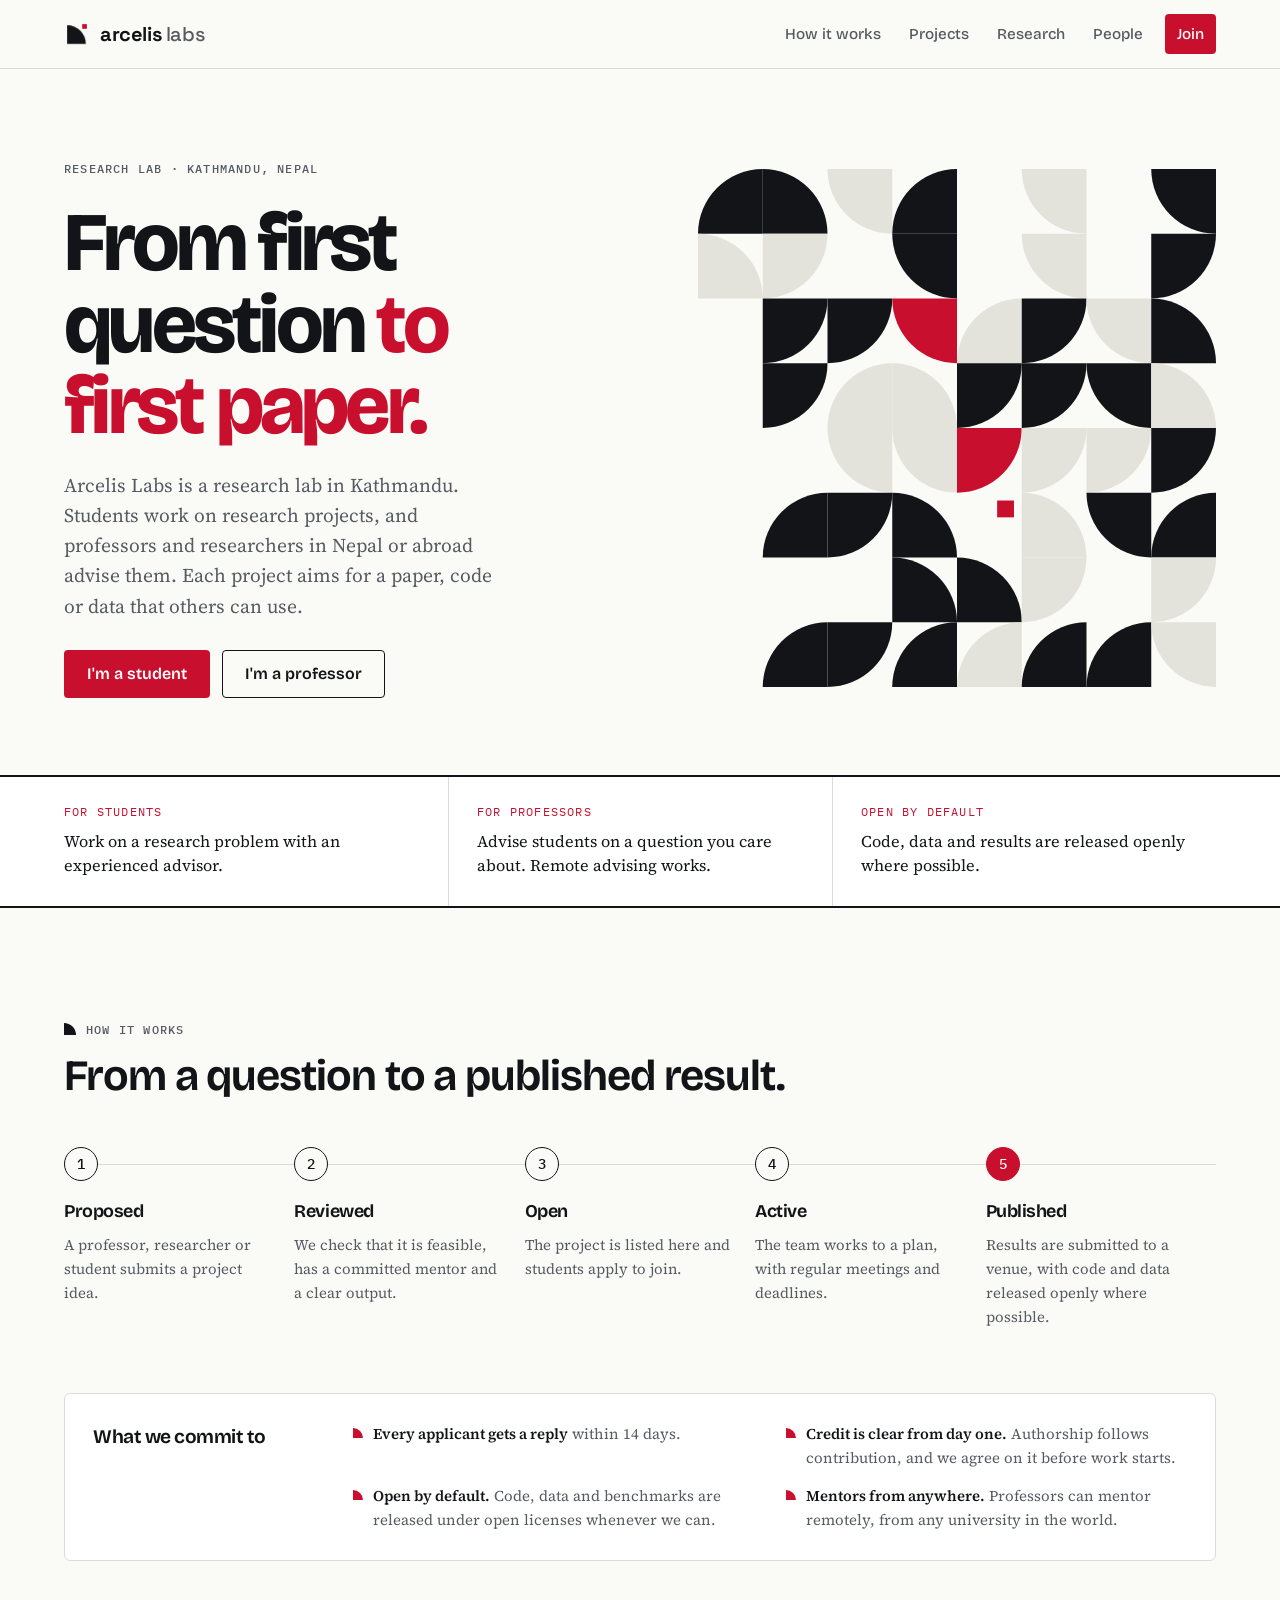
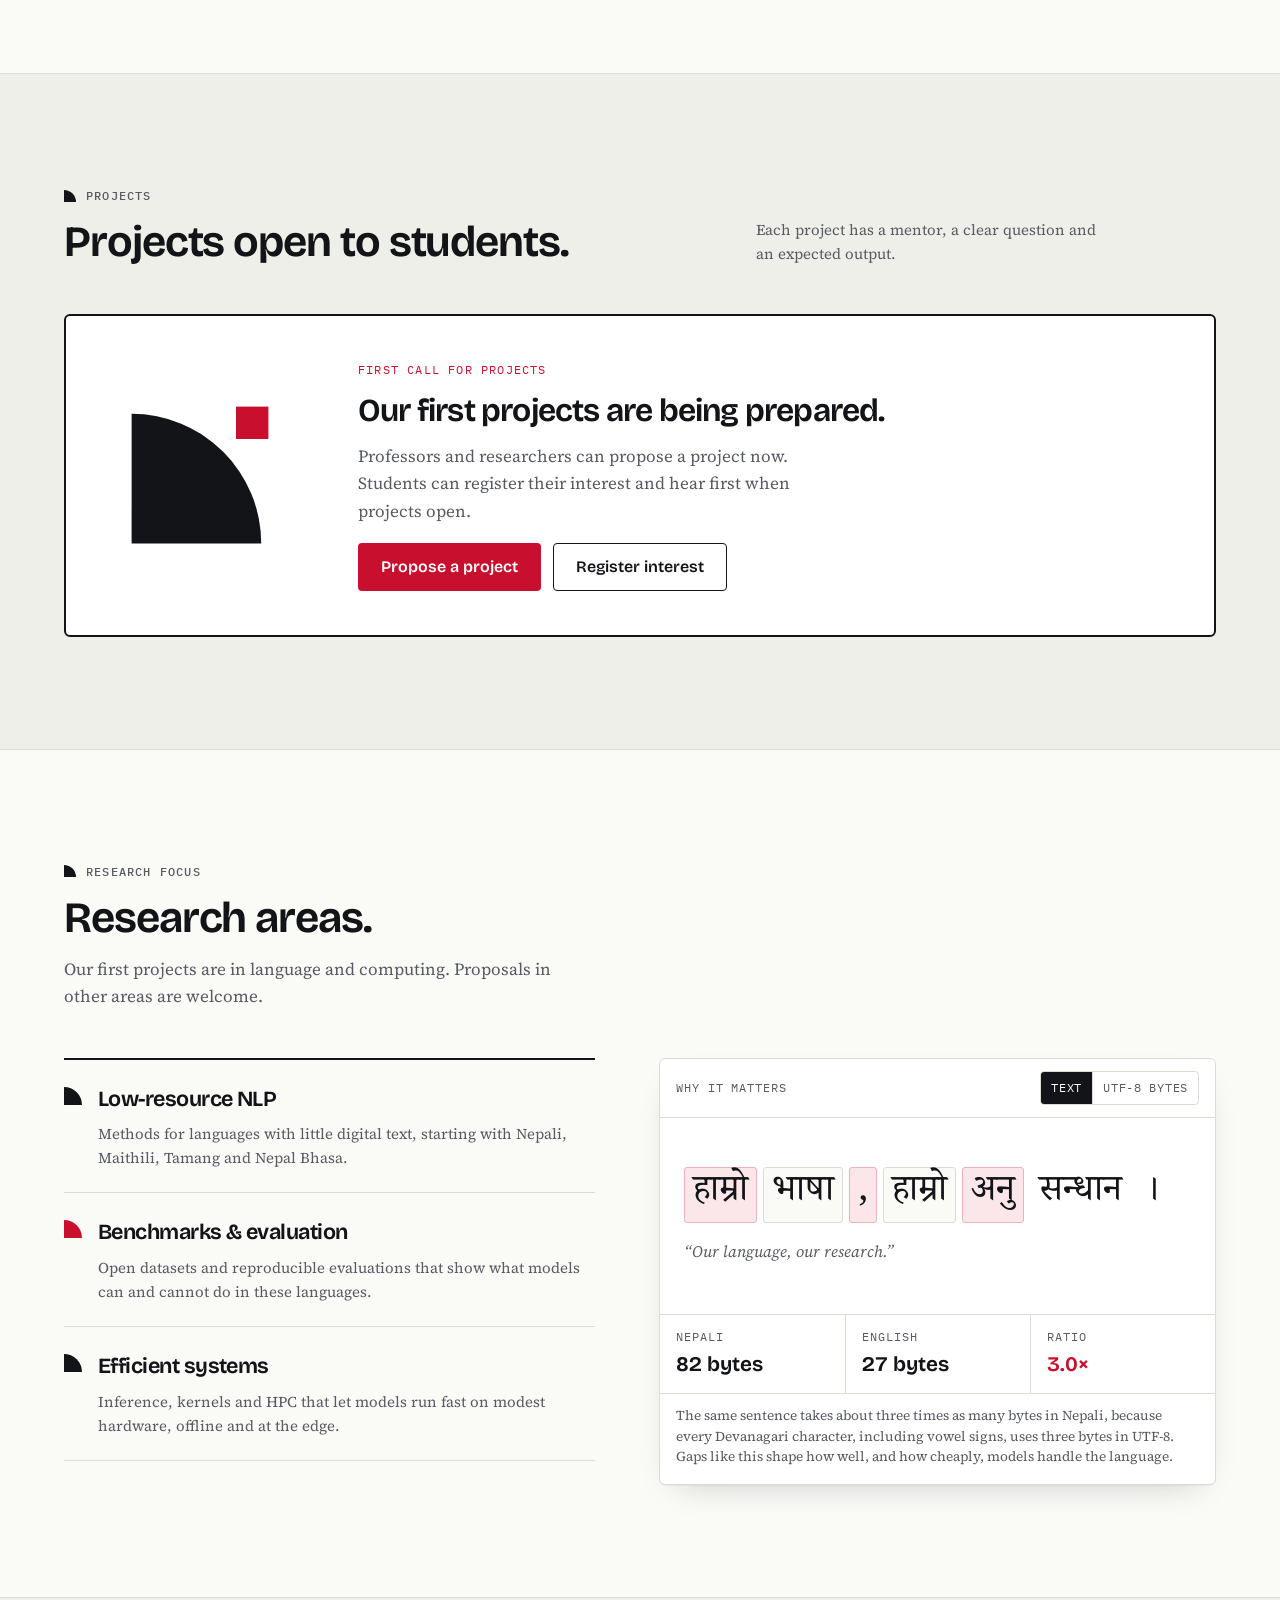
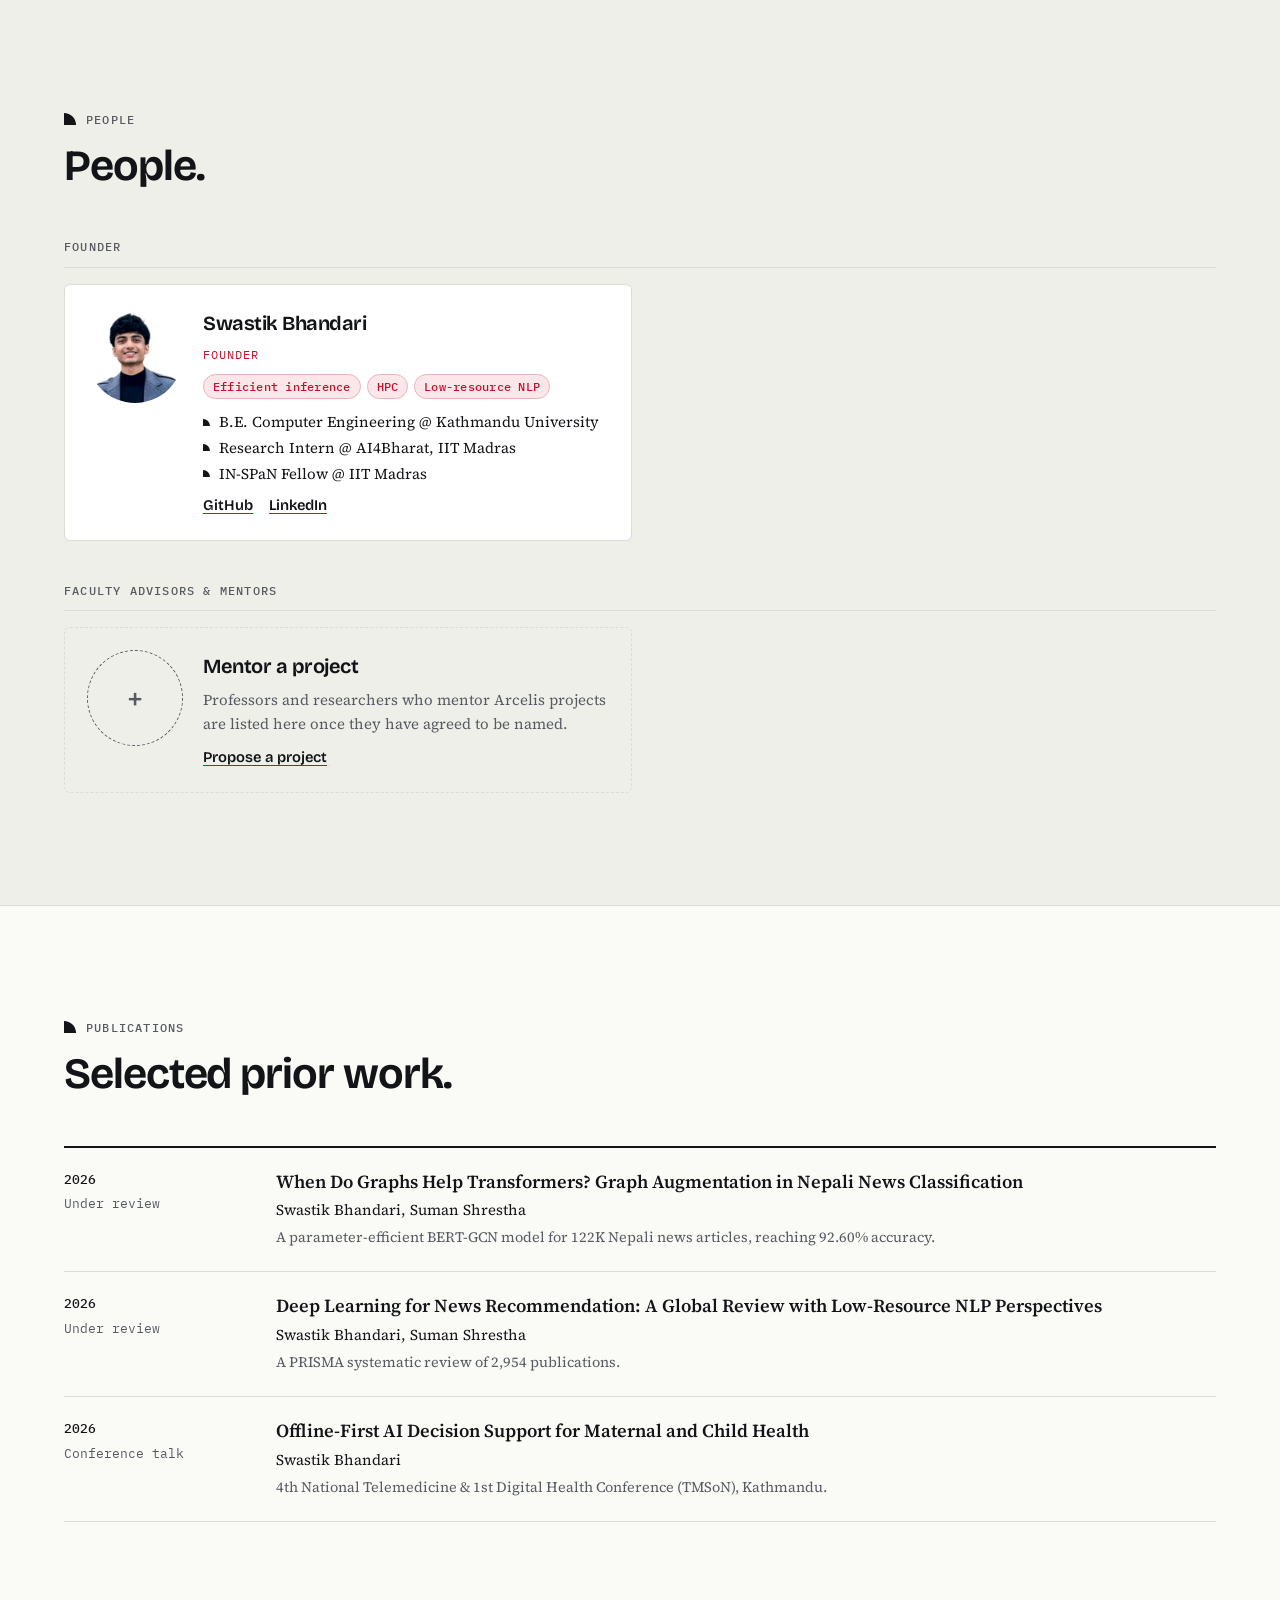
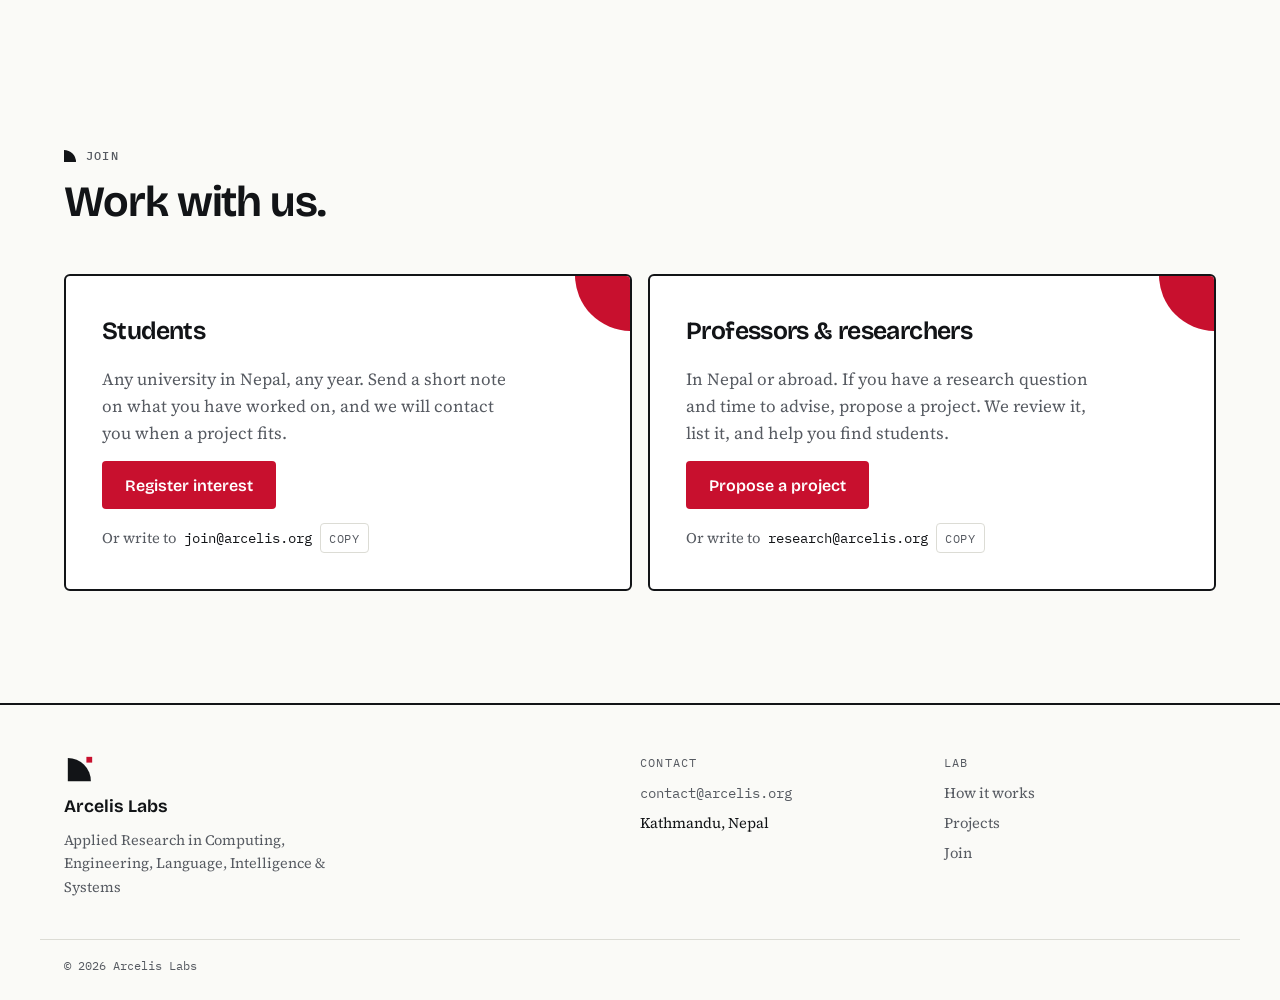
<file: index.html>
<!doctype html>
<html lang="en">
<head>
<meta charset="utf-8">
<meta name="viewport" content="width=device-width, initial-scale=1, viewport-fit=cover">
<title>Arcelis Labs</title>
<meta name="claude:viewport-fit-sides" content="cover">
<meta name="description" content="Arcelis Labs is a research lab in Kathmandu where students work on research projects advised by professors and researchers in Nepal and abroad.">
<meta property="og:title" content="Arcelis Labs">
<meta property="og:description" content="A research lab in Kathmandu. Students do the research, professors and researchers advise.">
<meta property="og:type" content="website">
<meta property="og:url" content="https://arcelis.org/">
<meta property="og:image" content="https://arcelis.org/assets/brand/arcelis-profile-light.png">
<meta name="theme-color" content="#F4F3EE">
<link rel="canonical" href="https://arcelis.org/">
<link rel="icon" href="favicon.svg" type="image/svg+xml">
<link rel="apple-touch-icon" href="apple-touch-icon.png">
<link rel="preconnect" href="https://fonts.googleapis.com">
<link rel="preconnect" href="https://fonts.gstatic.com" crossorigin>
<link rel="stylesheet" href="https://fonts.googleapis.com/css2?family=Bricolage+Grotesque:opsz,wght@12..96,400..800&amp;family=IBM+Plex+Mono:wght@400;500&amp;family=Noto+Serif+Devanagari:wght@400;600&amp;family=Source+Serif+4:ital,opsz,wght@0,8..60,400;0,8..60,600;1,8..60,400&amp;family=Space+Grotesk:wght@500;700&amp;display=swap">
<link rel="stylesheet" href="assets/style.css">
</head>
<body>
<a class="skip" href="#main">Skip to content</a>

<header class="site-header">
  <div class="wrap header-inner">
    <a class="brand" href="#top" aria-label="Arcelis Labs home">
      <svg class="brand-mark" viewBox="0 0 100 100" aria-hidden="true">
        <path class="mark-arc" d="M12 88 L12 16 A72 72 0 0 1 84 88 Z"></path>
        <rect class="mark-sq" x="70" y="12" width="18" height="18"></rect>
      </svg>
      <span class="wordmark">arcelis<span class="wordmark-light"> labs</span></span>
    </a>
    <nav class="nav" aria-label="Main">
      <a href="#how">How it works</a>
      <a href="#projects">Projects</a>
      <a href="#research">Research</a>
      <a href="#people">People</a>
      <a class="nav-cta" href="#join">Join</a>
    </nav>
  </div>
</header>

<main id="main">

  <section class="hero" id="top">
    <div class="wrap hero-grid">
      <div class="hero-copy">
        <p class="eyebrow">Research lab · Kathmandu, Nepal</p>
        <h1>From first question <span class="h1-accent">to first paper.</span></h1>
        <p class="lede">Arcelis Labs is a research lab in Kathmandu. Students work on research projects, and professors and researchers in Nepal or abroad advise them. Each project aims for a paper, code or data that others can use.</p>
        <div class="hero-actions">
          <a class="btn btn-primary" href="#join">I'm a student</a>
          <a class="btn btn-ghost" href="#join-faculty">I'm a professor</a>
        </div>
      </div>
      <figure class="tiles-fig">
        <canvas id="tiles" class="tiles" role="img" aria-label="A pattern of quarter-circle tiles, each one the Arcelis mark, slowly rotating and joining up."></canvas>
      </figure>
    </div>
  </section>

  <section class="band" aria-label="What Arcelis offers">
    <div class="wrap band-grid">
      <p><span class="band-k">For students</span> Work on a research problem with an experienced advisor.</p>
      <p><span class="band-k">For professors</span> Advise students on a question you care about. Remote advising works.</p>
      <p><span class="band-k">Open by default</span> Code, data and results are released openly where possible.</p>
    </div>
  </section>

  <section class="section" id="how" aria-labelledby="how-h">
    <div class="wrap">
      <div class="section-head">
        <p class="section-label">How it works</p>
        <h2 id="how-h">From a question to a published result.</h2>
      </div>
      <ol class="steps">
        <li><span class="step-n">1</span><h3>Proposed</h3><p>A professor, researcher or student submits a project idea.</p></li>
        <li><span class="step-n">2</span><h3>Reviewed</h3><p>We check that it is feasible, has a committed mentor and a clear output.</p></li>
        <li><span class="step-n">3</span><h3>Open</h3><p>The project is listed here and students apply to join.</p></li>
        <li><span class="step-n">4</span><h3>Active</h3><p>The team works to a plan, with regular meetings and deadlines.</p></li>
        <li><span class="step-n">5</span><h3>Published</h3><p>Results are submitted to a venue, with code and data released openly where possible.</p></li>
      </ol>

      <div class="commitments">
        <h3 class="commit-h">What we commit to</h3>
        <ul>
          <li><strong>Every applicant gets a reply</strong> within 14 days.</li>
          <li><strong>Credit is clear from day one.</strong> Authorship follows contribution, and we agree on it before work starts.</li>
          <li><strong>Open by default.</strong> Code, data and benchmarks are released under open licenses whenever we can.</li>
          <li><strong>Mentors from anywhere.</strong> Professors can mentor remotely, from any university in the world.</li>
        </ul>
      </div>
    </div>
  </section>

  <section class="section section-alt" id="projects" aria-labelledby="projects-h">
    <div class="wrap">
      <div class="section-head section-head-row">
        <div>
          <p class="section-label">Projects</p>
          <h2 id="projects-h">Projects open to students.</h2>
        </div>
        <p class="section-aside">Each project has a mentor, a clear question and an expected output.</p>
      </div>

      <div class="tabs" id="tabs" role="tablist" aria-label="Project status" hidden>
        <button type="button" role="tab" id="tab-open" aria-selected="true" aria-controls="project-list" data-status="open">Open <span class="count" id="count-open"></span></button>
        <button type="button" role="tab" id="tab-active" aria-selected="false" aria-controls="project-list" data-status="active" tabindex="-1">Active <span class="count" id="count-active"></span></button>
        <button type="button" role="tab" id="tab-completed" aria-selected="false" aria-controls="project-list" data-status="completed" tabindex="-1">Completed <span class="count" id="count-completed"></span></button>
      </div>

      <div class="project-list" id="project-list" role="tabpanel" aria-labelledby="tab-open" tabindex="0" hidden></div>

      <div class="call" id="call">
        <div class="call-mark" aria-hidden="true">
          <svg viewBox="0 0 100 100"><path d="M12 88 L12 16 A72 72 0 0 1 84 88 Z"></path><rect x="70" y="12" width="18" height="18"></rect></svg>
        </div>
        <div class="call-body">
          <p class="call-k">First call for projects</p>
          <h3>Our first projects are being prepared.</h3>
          <p>Professors and researchers can propose a project now. Students can register their interest and hear first when projects open.</p>
          <div class="call-actions">
            <a class="btn btn-primary" href="#join-faculty">Propose a project</a>
            <a class="btn btn-ghost" href="#join">Register interest</a>
          </div>
        </div>
      </div>
    </div>
  </section>

  <section class="section" id="research" aria-labelledby="research-h">
    <div class="wrap">
      <div class="section-head">
        <p class="section-label">Research focus</p>
        <h2 id="research-h">Research areas.</h2>
        <p class="section-sub">Our first projects are in language and computing. Proposals in other areas are welcome.</p>
      </div>

      <div class="research-grid">
        <div class="areas">
          <article class="area">
            <h3>Low-resource NLP</h3>
            <p>Methods for languages with little digital text, starting with Nepali, Maithili, Tamang and Nepal Bhasa.</p>
          </article>
          <article class="area">
            <h3>Benchmarks &amp; evaluation</h3>
            <p>Open datasets and reproducible evaluations that show what models can and cannot do in these languages.</p>
          </article>
          <article class="area">
            <h3>Efficient systems</h3>
            <p>Inference, kernels and HPC that let models run fast on modest hardware, offline and at the edge.</p>
          </article>
        </div>

        <figure class="specimen" aria-labelledby="spec-cap">
          <div class="spec-head">
            <span id="spec-cap">Why it matters</span>
            <div class="spec-toggle" role="group" aria-label="View">
              <button type="button" id="view-sub" class="is-on" aria-pressed="true">Text</button>
              <button type="button" id="view-byte" aria-pressed="false">UTF-8 bytes</button>
            </div>
          </div>
          <div class="spec-body">
            <p class="spec-line" id="spec-line" lang="ne">
              <span class="tok"><span class="tok-t">हाम्रो</span></span>
              <span class="tok"><span class="tok-t">भाषा</span></span>
              <span class="tok"><span class="tok-t">,</span></span>
              <span class="tok"><span class="tok-t">हाम्रो</span></span>
              <span class="tok"><span class="tok-t">अनु</span></span>
              <span class="tok"><span class="tok-t">सन्धान</span></span>
              <span class="tok"><span class="tok-t">।</span></span>
            </p>
            <div class="spec-bytes" id="spec-bytes" role="img" hidden></div>
            <p class="spec-gloss"><span lang="en">“Our language, our research.”</span></p>
          </div>
          <dl class="spec-stats">
            <div><dt>Nepali</dt><dd><span id="ne-bytes">82</span> bytes</dd></div>
            <div><dt>English</dt><dd><span id="en-bytes">27</span> bytes</dd></div>
            <div><dt>Ratio</dt><dd><span id="ratio">3.0</span>×</dd></div>
          </dl>
          <figcaption class="spec-note">The same sentence takes about three times as many bytes in Nepali, because every Devanagari character, including vowel signs, uses three bytes in UTF-8. Gaps like this shape how well, and how cheaply, models handle the language.</figcaption>
        </figure>
      </div>
    </div>
  </section>

  <section class="section section-alt" id="people" aria-labelledby="people-h">
    <div class="wrap">
      <div class="section-head">
        <p class="section-label">People</p>
        <h2 id="people-h">People.</h2>
      </div>
      <div class="people-groups" id="people-groups">
        <p class="empty">Loading people…</p>
      </div>
    </div>
  </section>

  <section class="section" id="publications" aria-labelledby="pubs-h">
    <div class="wrap">
      <div class="section-head">
        <p class="section-label">Publications</p>
        <h2 id="pubs-h">Selected prior work.</h2>
      </div>
      <ol class="pubs">
        <li class="pub">
          <p class="pub-meta"><span class="pub-year">2026</span><span class="pub-status">Under review</span></p>
          <h3>When Do Graphs Help Transformers? Graph Augmentation in Nepali News Classification</h3>
          <p class="pub-authors">Swastik Bhandari, Suman Shrestha</p>
          <p class="pub-note">A parameter-efficient BERT-GCN model for 122K Nepali news articles, reaching 92.60% accuracy.</p>
        </li>
        <li class="pub">
          <p class="pub-meta"><span class="pub-year">2026</span><span class="pub-status">Under review</span></p>
          <h3>Deep Learning for News Recommendation: A Global Review with Low-Resource NLP Perspectives</h3>
          <p class="pub-authors">Swastik Bhandari, Suman Shrestha</p>
          <p class="pub-note">A PRISMA systematic review of 2,954 publications.</p>
        </li>
        <li class="pub">
          <p class="pub-meta"><span class="pub-year">2026</span><span class="pub-status">Conference talk</span></p>
          <h3>Offline-First AI Decision Support for Maternal and Child Health</h3>
          <p class="pub-authors">Swastik Bhandari</p>
          <p class="pub-note">4th National Telemedicine &amp; 1st Digital Health Conference (TMSoN), Kathmandu.</p>
        </li>
      </ol>
    </div>
  </section>

  <section class="section join" id="join" aria-labelledby="join-h">
    <div class="wrap">
      <div class="section-head">
        <p class="section-label">Join</p>
        <h2 id="join-h">Work with us.</h2>
      </div>
      <div class="join-grid">
        <div class="join-card">
          <span class="join-corner" aria-hidden="true"></span>
          <h3>Students</h3>
          <p>Any university in Nepal, any year. Send a short note on what you have worked on, and we will contact you when a project fits.</p>
          <a class="btn btn-primary" id="cta-join" href="mailto:join@arcelis.org?subject=Student%20interest">Register interest</a>
          <p class="contact-line">Or write to <span class="addr">join@arcelis.org</span> <button type="button" class="copy" data-copy="join@arcelis.org" aria-label="Copy email address join@arcelis.org">Copy</button></p>
        </div>
        <div class="join-card" id="join-faculty">
          <span class="join-corner" aria-hidden="true"></span>
          <h3>Professors &amp; researchers</h3>
          <p>In Nepal or abroad. If you have a research question and time to advise, propose a project. We review it, list it, and help you find students.</p>
          <a class="btn btn-primary" id="cta-propose" href="mailto:research@arcelis.org?subject=Project%20proposal">Propose a project</a>
          <p class="contact-line">Or write to <span class="addr">research@arcelis.org</span> <button type="button" class="copy" data-copy="research@arcelis.org" aria-label="Copy email address research@arcelis.org">Copy</button></p>
        </div>
      </div>
    </div>
  </section>

</main>

<footer class="site-footer">
  <div class="wrap footer-grid">
    <div class="footer-brand">
      <svg class="brand-mark" viewBox="0 0 100 100" aria-hidden="true">
        <path class="mark-arc" d="M12 88 L12 16 A72 72 0 0 1 84 88 Z"></path>
        <rect class="mark-sq" x="70" y="12" width="18" height="18"></rect>
      </svg>
      <p class="footer-name">Arcelis Labs</p>
      <p class="footer-expand">Applied Research in Computing, Engineering, Language, Intelligence &amp; Systems</p>
    </div>
    <div class="footer-col">
      <p class="footer-h">Contact</p>
      <p><a class="addr" href="mailto:contact@arcelis.org">contact@arcelis.org</a></p>
      <p>Kathmandu, Nepal</p>
    </div>
    <div class="footer-col">
      <p class="footer-h">Lab</p>
      <p><a href="#how">How it works</a></p>
      <p><a href="#projects">Projects</a></p>
      <p><a href="#join">Join</a></p>
    </div>
  </div>
  <div class="wrap footer-base">
    <p>© <span id="year">2026</span> Arcelis Labs</p>
  </div>
</footer>

<dialog class="modal" id="project-modal" aria-labelledby="modal-title">
  <div class="modal-inner">
    <button type="button" class="modal-close" id="modal-close" aria-label="Close">×</button>
    <div id="modal-content"></div>
  </div>
</dialog>

<script src="assets/main.js"></script>
</body>
</html>
</file>
<file: assets/style.css>
/* Layout concept: a light, geometric identity built from the logo itself.
   The quarter-circle mark becomes a tile system (hero), corner motifs and markers.
   Single deliberate light theme: white paper, ink, one red. */
:root {
  --paper: #FAFAF7;
  --surface: #FFFFFF;
  --sunken: #EFEFEA;
  --ink: #121417;
  --muted: #565A61;
  --rule: #DCDCD5;
  --tile-soft: #E3E3DC;
  --accent: #C8102E;
  --accent-ink: #FFFFFF;
  --accent-soft: #FBE7EA;
  --st-open: #1A6A41;
  --st-open-bg: #E1F0E6;
  --st-active: #1D49C4;
  --st-active-bg: #E4EBFA;
  --st-done: #565A61;
  --st-done-bg: #E9E9E3;
  --shadow: 0 1px 0 rgba(18, 20, 23, 0.04), 0 14px 34px -20px rgba(18, 20, 23, 0.28);

  --f-display: "Bricolage Grotesque", "Helvetica Neue", Arial, sans-serif;
  --f-body: "Source Serif 4", Georgia, "Times New Roman", serif;
  --f-mono: "IBM Plex Mono", ui-monospace, SFMono-Regular, Menlo, Consolas, monospace;
  --f-deva: "Noto Serif Devanagari", "Nirmala UI", "Kohinoor Devanagari", serif;
  --f-brand: "Space Grotesk", "Helvetica Neue", Arial, sans-serif;

  --s-1: clamp(2.6rem, 1.2rem + 5vw, 5.2rem);
  --s-2: clamp(1.8rem, 1.2rem + 2vw, 2.7rem);
  --s-body: 1.0625rem;
  --s-small: 0.9375rem;
  --s-label: 0.75rem;

  --radius: 4px;
  --wrap: 1200px;
  color-scheme: light;
}

*, *::before, *::after { box-sizing: border-box; }
html { scroll-behavior: smooth; scroll-padding-top: 80px; -webkit-text-size-adjust: 100%; }
@media (prefers-reduced-motion: reduce) { html { scroll-behavior: auto; } }

body {
  margin: 0;
  background: var(--paper);
  color: var(--ink);
  font-family: var(--f-body);
  font-size: var(--s-body);
  line-height: 1.6;
  -webkit-font-smoothing: antialiased;
  text-rendering: optimizeLegibility;
}
body::before {
  content: "";
  position: fixed;
  inset: 0 0 auto;
  height: env(safe-area-inset-top, 0px);
  z-index: 10;
  background: var(--paper);
}

img, svg, canvas { max-width: 100%; }
a { color: inherit; text-decoration-color: var(--accent); text-underline-offset: 3px; }
a:hover { color: var(--accent); }
:focus-visible { outline: 2px solid var(--accent); outline-offset: 3px; border-radius: 2px; }
h1, h2, h3 { font-family: var(--f-display); font-weight: 650; letter-spacing: -0.025em; text-wrap: balance; margin: 0; }
p { margin: 0; }
[hidden] { display: none !important; }

.wrap {
  max-width: var(--wrap);
  margin-inline: auto;
  padding-left: max(24px, env(safe-area-inset-left, 0px));
  padding-right: max(24px, env(safe-area-inset-right, 0px));
}
@media (max-width: 480px) {
  .wrap {
    padding-left: max(16px, env(safe-area-inset-left, 0px));
    padding-right: max(16px, env(safe-area-inset-right, 0px));
  }
}

.skip {
  position: absolute; left: 16px; top: -60px; z-index: 50;
  background: var(--ink); color: var(--paper); padding: 8px 14px; font-family: var(--f-display);
}
.skip:focus { top: 16px; }

/* Header */
.site-header {
  position: sticky;
  top: env(safe-area-inset-top, 0px);
  z-index: 20;
  background: var(--paper);
  background: color-mix(in srgb, var(--paper) 92%, transparent);
  -webkit-backdrop-filter: saturate(140%) blur(10px);
  backdrop-filter: saturate(140%) blur(10px);
  border-bottom: 1px solid var(--rule);
}
.header-inner { display: flex; align-items: center; justify-content: space-between; gap: 8px 24px; padding-block: 14px; flex-wrap: wrap; }
.brand { display: inline-flex; align-items: center; gap: 10px; text-decoration: none; color: var(--ink); flex-shrink: 0; }
.brand:hover { color: var(--ink); }
.brand-mark { width: 26px; height: 26px; display: block; }
.mark-arc { fill: var(--ink); }
.mark-sq { fill: var(--accent); }
.wordmark { font-family: var(--f-brand); font-weight: 700; font-size: 1.25rem; letter-spacing: -0.02em; line-height: 1; }
.wordmark-light { font-weight: 500; color: var(--muted); }

.nav { display: flex; align-items: center; gap: 4px; min-width: 0; overflow-x: auto; scrollbar-width: none; padding: 4px; margin: -4px; }
.nav::-webkit-scrollbar { display: none; }
.nav a {
  font-family: var(--f-display); font-size: 0.95rem; font-weight: 500;
  text-decoration: none; color: var(--muted); padding: 8px 12px; border-radius: var(--radius); white-space: nowrap;
}
.nav a:hover { color: var(--ink); background: var(--sunken); }
.nav .nav-cta { color: var(--accent-ink); background: var(--accent); margin-left: 6px; }
.nav .nav-cta:hover { color: var(--accent-ink); background: var(--accent); filter: brightness(1.08); }
@media (max-width: 720px) {
  .header-inner { padding-block: 10px 6px; }
  .nav { width: calc(100% + 8px); order: 2; gap: 0; }
  .nav a { padding: 8px 6px; font-size: 0.88rem; }
  .nav .nav-cta { margin-left: auto; padding-inline: 10px; }
}

@media (prefers-reduced-motion: no-preference) {
  .site-header .mark-arc { transform-origin: 12% 88%; animation: arc-in 700ms cubic-bezier(.2,.7,.2,1) both; }
  .site-header .mark-sq { animation: sq-in 420ms 520ms cubic-bezier(.2,.7,.2,1) both; }
}
@keyframes arc-in { from { transform: scale(0.15); } to { transform: scale(1); } }
@keyframes sq-in { from { transform: translateY(-14px); opacity: 0; } to { transform: none; opacity: 1; } }

/* Shared */
.eyebrow, .section-label {
  font-family: var(--f-mono); font-size: var(--s-label); font-weight: 500;
  letter-spacing: 0.1em; text-transform: uppercase; color: var(--muted);
}
.section-label { display: inline-flex; align-items: center; gap: 10px; }
.section-label::before {
  content: ""; width: 12px; height: 12px; flex-shrink: 0;
  background: var(--ink); border-top-right-radius: 100%;
}
.section { padding-block: clamp(64px, 9vw, 112px); }
.section-alt { background: var(--sunken); border-block: 1px solid var(--rule); }
.section-head { display: grid; gap: 14px; margin-bottom: clamp(32px, 4vw, 48px); max-width: 780px; }
.section-head h2 { font-size: var(--s-2); line-height: 1.08; }
.section-sub { color: var(--muted); max-width: 58ch; }
.section-head-row { max-width: none; grid-template-columns: minmax(0, 1.4fr) minmax(0, 1fr); align-items: end; gap: 24px 48px; }
.section-head-row > div { display: grid; gap: 14px; }
.section-aside { color: var(--muted); font-size: var(--s-small); max-width: 44ch; }
@media (max-width: 820px) { .section-head-row { grid-template-columns: minmax(0, 1fr); } }

.btn {
  display: inline-flex; align-items: center; justify-content: center; gap: 8px;
  font-family: var(--f-display); font-weight: 600; font-size: 1rem;
  min-height: 48px; padding: 0 22px; border-radius: var(--radius);
  text-decoration: none; border: 1.5px solid transparent; cursor: pointer;
  transition: transform 160ms ease, background-color 160ms ease, border-color 160ms ease, color 160ms ease;
}
.btn:active { transform: translateY(1px); }
.btn-primary { background: var(--accent); color: var(--accent-ink); }
.btn-primary:hover { color: var(--accent-ink); filter: brightness(1.08); }
.btn-ghost { border-color: var(--ink); color: var(--ink); background: transparent; }
.btn-ghost:hover { background: var(--ink); color: var(--paper); }

/* Hero */
.hero { padding-block: clamp(40px, 7vw, 96px) clamp(40px, 6vw, 80px); overflow: hidden; }
.hero-grid { display: grid; grid-template-columns: minmax(0, 1.1fr) minmax(0, 1fr); gap: clamp(32px, 5vw, 80px); align-items: center; }
@media (max-width: 920px) { .hero-grid { grid-template-columns: minmax(0, 1fr); } }
.hero-copy { display: grid; gap: 24px; min-width: 0; }
.hero h1 { font-size: var(--s-1); line-height: 0.98; letter-spacing: -0.045em; font-weight: 750; max-width: 12ch; }
.h1-accent { color: var(--accent); }
.lede { font-size: 1.22rem; line-height: 1.55; color: var(--muted); max-width: 44ch; }
.hero-actions { display: flex; flex-wrap: wrap; gap: 12px; padding-top: 4px; }

.tiles-fig { margin: 0; display: grid; gap: 12px; min-width: 0; }
.tiles { display: block; width: 100%; aspect-ratio: 1 / 1; max-width: 100%; touch-action: manipulation; cursor: pointer; }
@media (max-width: 920px) { .tiles { aspect-ratio: 5 / 3; } }
.tiles-cap { font-family: var(--f-mono); font-size: 0.75rem; color: var(--muted); letter-spacing: 0.02em; }

/* Band */
.band { border-block: 2px solid var(--ink); background: var(--surface); }
.band-grid { display: grid; grid-template-columns: repeat(3, minmax(0, 1fr)); }
.band-grid p { padding: 26px 28px 28px 0; font-size: 1.02rem; line-height: 1.5; color: var(--ink); min-width: 0; }
.band-grid p + p { padding-left: 28px; border-left: 1px solid var(--rule); }
.band-k { display: block; font-family: var(--f-mono); font-size: var(--s-label); letter-spacing: 0.1em; text-transform: uppercase; color: var(--accent); margin-bottom: 8px; }
@media (max-width: 860px) {
  .band-grid { grid-template-columns: minmax(0, 1fr); }
  .band-grid p, .band-grid p + p { padding: 20px 0; border-left: 0; }
  .band-grid p + p { border-top: 1px solid var(--rule); }
}

/* Steps */
.steps { list-style: none; margin: 0; padding: 0; display: grid; grid-template-columns: repeat(5, minmax(0, 1fr)); position: relative; }
.steps::before { content: ""; position: absolute; left: 0; right: 0; top: 17px; height: 1px; background: var(--rule); }
.steps li { position: relative; display: grid; gap: 8px; padding-right: 20px; align-content: start; min-width: 0; }
.step-n {
  width: 34px; height: 34px; border-radius: 50%; display: grid; place-items: center;
  background: var(--paper); border: 1.5px solid var(--ink); font-family: var(--f-mono); font-size: 0.85rem; font-weight: 500; position: relative;
}
.steps li:last-child .step-n { background: var(--accent); border-color: var(--accent); color: var(--accent-ink); }
.steps h3 { font-size: 1.12rem; margin-top: 8px; }
.steps p { font-size: 0.93rem; color: var(--muted); }
@media (max-width: 860px) {
  .steps { grid-template-columns: minmax(0, 1fr); gap: 20px; }
  .steps::before { left: 17px; right: auto; top: 0; bottom: 0; width: 1px; height: auto; }
  .steps li { grid-template-columns: 34px minmax(0, 1fr); column-gap: 16px; padding-right: 0; }
  .steps li .step-n { grid-row: span 2; }
  .steps h3 { margin-top: 4px; }
}

.commitments {
  margin-top: clamp(40px, 5vw, 64px); padding: 28px; border: 1px solid var(--rule); border-radius: 6px; background: var(--surface);
  display: grid; grid-template-columns: minmax(0, 220px) minmax(0, 1fr); gap: 16px 40px;
}
.commit-h { font-size: 1.2rem; }
.commitments ul { list-style: none; margin: 0; padding: 0; display: grid; grid-template-columns: repeat(2, minmax(0, 1fr)); gap: 14px 32px; }
.commitments li { font-size: var(--s-small); color: var(--muted); padding-left: 20px; position: relative; }
.commitments li::before { content: ""; position: absolute; left: 0; top: 0.4em; width: 10px; height: 10px; background: var(--accent); border-top-right-radius: 100%; }
.commitments strong { color: var(--ink); font-weight: 600; }
@media (max-width: 860px) {
  .commitments { grid-template-columns: minmax(0, 1fr); padding: 22px; }
  .commitments ul { grid-template-columns: minmax(0, 1fr); }
}

/* Projects */
.tabs { display: flex; flex-wrap: wrap; gap: 6px; margin-bottom: 24px; }
.tabs button {
  font-family: var(--f-display); font-weight: 600; font-size: 0.95rem; color: var(--muted);
  background: transparent; border: 1px solid var(--rule); border-radius: 999px;
  padding: 8px 16px; min-height: 42px; cursor: pointer; display: inline-flex; align-items: center; gap: 8px;
}
.tabs button:hover { color: var(--ink); border-color: var(--muted); }
.tabs button[aria-selected="true"] { background: var(--ink); color: var(--paper); border-color: var(--ink); }
.count { font-family: var(--f-mono); font-size: 0.75rem; font-weight: 500; font-variant-numeric: tabular-nums; opacity: 0.8; }

.project-list { display: grid; grid-template-columns: repeat(auto-fill, minmax(min(100%, 330px), 1fr)); gap: 16px; margin-bottom: 24px; }
.project {
  background: var(--surface); border: 1px solid var(--rule); border-radius: 6px;
  padding: 22px; display: grid; gap: 14px; align-content: start; min-width: 0;
  transition: border-color 180ms ease, transform 180ms ease, box-shadow 180ms ease;
}
.project:hover { border-color: var(--muted); transform: translateY(-2px); box-shadow: var(--shadow); }
.project-top { display: flex; align-items: center; justify-content: space-between; gap: 8px; flex-wrap: wrap; }
.area-tag { font-family: var(--f-mono); font-size: var(--s-label); letter-spacing: 0.06em; text-transform: uppercase; color: var(--muted); }
.chips { display: inline-flex; gap: 6px; flex-wrap: wrap; }
.chip {
  font-family: var(--f-mono); font-size: 0.7rem; font-weight: 500; letter-spacing: 0.06em; text-transform: uppercase;
  padding: 3px 8px; border-radius: 999px; line-height: 1.4; display: inline-flex; align-items: center; gap: 6px;
}
.chip::before { content: ""; width: 6px; height: 6px; border-radius: 50%; background: currentColor; }
.chip-open { color: var(--st-open); background: var(--st-open-bg); }
.chip-active { color: var(--st-active); background: var(--st-active-bg); }
.chip-completed { color: var(--st-done); background: var(--st-done-bg); }
.chip-draft { color: var(--muted); background: transparent; border: 1px dashed var(--rule); }
.chip-draft::before { display: none; }
.project h3 { font-size: 1.3rem; line-height: 1.2; }
.project-sum { color: var(--muted); font-size: var(--s-small); }
.facts { display: grid; grid-template-columns: repeat(2, minmax(0, 1fr)); gap: 10px 16px; margin: 0; padding-top: 14px; border-top: 1px solid var(--rule); }
.facts dt { font-family: var(--f-mono); font-size: 0.68rem; letter-spacing: 0.08em; text-transform: uppercase; color: var(--muted); }
.facts dd { margin: 0; font-size: 0.92rem; font-variant-numeric: tabular-nums; }
.project-actions { display: flex; gap: 10px; flex-wrap: wrap; padding-top: 4px; }
.link-btn {
  font-family: var(--f-display); font-weight: 600; font-size: 0.95rem; color: var(--ink);
  background: transparent; border: 0; padding: 10px 0; cursor: pointer; text-decoration: underline; text-decoration-color: var(--accent); text-underline-offset: 4px;
  min-height: 44px;
}
.link-btn:hover { color: var(--accent); }
.empty {
  grid-column: 1 / -1; padding: 32px 24px; color: var(--muted);
  border: 1px dashed var(--rule); border-radius: 6px; background: var(--surface); display: grid; gap: 8px;
}
.empty strong { color: var(--ink); font-family: var(--f-display); font-size: 1.1rem; }

.call {
  display: grid; grid-template-columns: minmax(0, 200px) minmax(0, 1fr); gap: 24px 48px; align-items: center;
  background: var(--surface); border: 2px solid var(--ink); border-radius: 6px; padding: clamp(24px, 4vw, 44px);
}
.call-mark svg { width: 100%; max-width: 180px; display: block; }
.call-mark path { fill: var(--ink); }
.call-mark rect { fill: var(--accent); }
.call-body { display: grid; gap: 14px; justify-items: start; min-width: 0; }
.call-k { font-family: var(--f-mono); font-size: var(--s-label); letter-spacing: 0.1em; text-transform: uppercase; color: var(--accent); }
.call h3 { font-size: clamp(1.5rem, 1.2rem + 1vw, 2rem); line-height: 1.12; }
.call-body > p:not(.call-k) { color: var(--muted); max-width: 54ch; }
.call-actions { display: flex; flex-wrap: wrap; gap: 12px; padding-top: 4px; }
@media (max-width: 720px) {
  .call { grid-template-columns: minmax(0, 1fr); }
  .call-mark svg { max-width: 72px; }
}

/* Research */
.research-grid { display: grid; grid-template-columns: minmax(0, 1fr) minmax(0, 1.05fr); gap: clamp(28px, 5vw, 64px); align-items: start; }
@media (max-width: 920px) { .research-grid { grid-template-columns: minmax(0, 1fr); } }
.areas { display: grid; border-top: 2px solid var(--ink); }
.area { padding: 22px 0 22px 34px; display: grid; gap: 6px; border-bottom: 1px solid var(--rule); position: relative; min-width: 0; }
.area::before {
  content: ""; position: absolute; left: 0; top: 27px; width: 18px; height: 18px;
  background: var(--ink); border-top-right-radius: 100%;
}
.area:nth-child(2)::before { background: var(--accent); }
.area h3 { font-size: 1.35rem; }
.area p { color: var(--muted); font-size: var(--s-small); }

.specimen {
  margin: 0; min-width: 0;
  background: var(--surface); border: 1px solid var(--rule); border-radius: 6px;
  box-shadow: var(--shadow); display: grid;
}
.spec-head {
  display: flex; align-items: center; justify-content: space-between; gap: 12px; flex-wrap: wrap;
  padding: 12px 16px; border-bottom: 1px solid var(--rule);
  font-family: var(--f-mono); font-size: var(--s-label); letter-spacing: 0.08em; text-transform: uppercase; color: var(--muted);
}
.spec-toggle { display: inline-flex; border: 1px solid var(--rule); border-radius: var(--radius); overflow: hidden; }
.spec-toggle button {
  font: inherit; letter-spacing: 0.06em; text-transform: uppercase; color: var(--muted);
  background: transparent; border: 0; padding: 6px 10px; cursor: pointer; min-height: 32px;
}
.spec-toggle button + button { border-left: 1px solid var(--rule); }
.spec-toggle button.is-on { background: var(--ink); color: var(--paper); }
.spec-body { padding: clamp(20px, 3vw, 28px) clamp(16px, 3vw, 24px); display: grid; gap: 16px; min-height: 196px; align-content: center; }
.spec-line { display: flex; flex-wrap: wrap; gap: 8px 6px; align-items: flex-end; margin: 0; }
.tok-t {
  display: inline-block;
  font-family: var(--f-deva); font-size: clamp(1.7rem, 1.2rem + 1.6vw, 2.3rem); line-height: 1.35; color: var(--ink);
  padding: 2px 8px; border: 1px solid transparent; border-radius: 3px;
  transition: border-color 260ms ease, background-color 260ms ease;
}
.tok.is-split .tok-t { border-color: var(--rule); background: var(--paper); }
.tok.is-split:nth-child(odd) .tok-t { border-color: #E9B3BC; background: var(--accent-soft); }
.spec-bytes { display: flex; flex-wrap: wrap; gap: 4px; }
.byte {
  font-family: var(--f-mono); font-size: 0.72rem; line-height: 1; color: var(--ink);
  padding: 5px 4px; border-radius: 2px; background: var(--paper); border: 1px solid var(--rule);
  font-variant-numeric: tabular-nums;
}
.byte.lead { background: var(--accent-soft); border-color: #E9B3BC; }
.byte.ascii { background: var(--surface); }
@media (prefers-reduced-motion: no-preference) { .byte { animation: byte-in 300ms ease both; } }
@keyframes byte-in { from { transform: translateY(4px); opacity: 0.2; } to { transform: none; opacity: 1; } }
.spec-gloss { font-style: italic; color: var(--muted); font-size: 1rem; }
.spec-stats { display: grid; grid-template-columns: repeat(3, minmax(0, 1fr)); margin: 0; border-top: 1px solid var(--rule); }
.spec-stats div { padding: 12px 16px; display: grid; gap: 2px; }
.spec-stats div + div { border-left: 1px solid var(--rule); }
.spec-stats dt { font-family: var(--f-mono); font-size: var(--s-label); letter-spacing: 0.08em; text-transform: uppercase; color: var(--muted); }
.spec-stats dd { margin: 0; font-family: var(--f-display); font-size: 1.3rem; font-weight: 650; font-variant-numeric: tabular-nums; }
.spec-stats div:last-child dd { color: var(--accent); }
.spec-note { padding: 12px 16px 16px; border-top: 1px solid var(--rule); font-size: 0.85rem; line-height: 1.5; color: var(--muted); }

/* People */
.people-groups { display: grid; gap: 40px; }
.people-group { display: grid; gap: 16px; }
.group-h { font-family: var(--f-mono); font-size: var(--s-label); font-weight: 500; letter-spacing: 0.1em; text-transform: uppercase; color: var(--muted); padding-bottom: 10px; border-bottom: 1px solid var(--rule); }
.people { display: grid; grid-template-columns: repeat(auto-fill, minmax(min(100%, 380px), 1fr)); gap: 16px; }
.person { display: grid; grid-template-columns: 96px minmax(0, 1fr); gap: 20px; padding: 22px; background: var(--surface); border: 1px solid var(--rule); border-radius: 6px; align-items: start; }
.photo { width: 96px; height: 96px; border-radius: 50%; object-fit: cover; display: block; background: var(--sunken); }
.avatar {
  width: 96px; height: 96px; border-radius: 50%; display: grid; place-items: center;
  background: var(--ink); color: var(--paper); font-family: var(--f-display); font-weight: 650; font-size: 1.6rem;
}
.avatar-open { background: transparent; color: var(--muted); border: 1.5px dashed var(--muted); font-weight: 400; font-size: 2rem; }
.person-open { background: transparent; border-style: dashed; }
.person-body { display: grid; gap: 6px; min-width: 0; }
.person h3 { font-size: 1.25rem; }
.role { font-family: var(--f-mono); font-size: 0.75rem; letter-spacing: 0.08em; text-transform: uppercase; color: var(--accent); }
.affil { font-size: 0.92rem; color: var(--ink); }
.bio { color: var(--muted); font-size: var(--s-small); }
.research-tags { list-style: none; margin: 4px 0 2px; padding: 0; display: flex; flex-wrap: wrap; gap: 6px; }
.research-tags li {
  font-family: var(--f-mono); font-size: 0.74rem; font-weight: 500; letter-spacing: 0.02em;
  color: var(--accent); background: var(--accent-soft); border: 1px solid #E9B3BC;
  padding: 4px 9px; border-radius: 999px; line-height: 1.3;
}
.points { list-style: none; margin: 4px 0 0; padding: 0; display: grid; gap: 4px; }
.points li { font-size: var(--s-small); color: var(--ink); padding-left: 16px; position: relative; line-height: 1.45; }
.points li::before { content: ""; position: absolute; left: 0; top: 0.5em; width: 7px; height: 7px; background: var(--ink); border-top-right-radius: 100%; }
.person-links { display: flex; gap: 16px; flex-wrap: wrap; padding-top: 4px; font-family: var(--f-display); font-weight: 600; font-size: 0.92rem; }
@media (max-width: 420px) {
  .person { grid-template-columns: 72px minmax(0, 1fr); gap: 16px; padding: 18px; }
  .photo, .avatar { width: 72px; height: 72px; }
}

/* Publications */
.pubs { list-style: none; margin: 0; padding: 0; border-top: 2px solid var(--ink); }
.pub { display: grid; grid-template-columns: minmax(0, 180px) minmax(0, 1fr); gap: 4px 32px; padding-block: 22px; border-bottom: 1px solid var(--rule); }
.pub-meta { grid-row: span 3; display: grid; gap: 4px; align-content: start; font-family: var(--f-mono); font-size: 0.8rem; color: var(--muted); }
.pub-year { color: var(--ink); font-weight: 500; font-variant-numeric: tabular-nums; }
.pub h3 { font-family: var(--f-body); font-weight: 600; font-size: 1.15rem; letter-spacing: 0; line-height: 1.35; }
.pub-authors { font-size: var(--s-small); }
.pub-note { font-size: 0.9rem; color: var(--muted); }
@media (max-width: 720px) {
  .pub { grid-template-columns: minmax(0, 1fr); }
  .pub-meta { grid-row: auto; display: flex; gap: 12px; }
}

/* Join */
.join-grid { display: grid; grid-template-columns: repeat(2, minmax(0, 1fr)); gap: 16px; }
.join-card {
  position: relative; overflow: hidden;
  padding: clamp(24px, 3vw, 36px); border: 2px solid var(--ink); border-radius: 6px;
  display: grid; gap: 14px; align-content: start; justify-items: start; background: var(--surface);
}
.join-corner { position: absolute; right: -1px; top: -1px; width: 56px; height: 56px; background: var(--accent); border-bottom-left-radius: 100%; }
.join-card h3 { font-size: 1.55rem; padding-right: 56px; }
.join-card > p { color: var(--muted); max-width: 46ch; }
.contact-line { font-size: 0.92rem; color: var(--muted); display: flex; align-items: center; gap: 8px; flex-wrap: wrap; }
.addr { font-family: var(--f-mono); font-size: 0.88rem; color: var(--ink); user-select: all; }
.copy {
  font-family: var(--f-mono); font-size: 0.72rem; letter-spacing: 0.06em; text-transform: uppercase;
  color: var(--muted); background: transparent; border: 1px solid var(--rule); border-radius: var(--radius);
  padding: 4px 8px; cursor: pointer; min-height: 30px;
}
.copy:hover { color: var(--ink); border-color: var(--muted); }
@media (max-width: 760px) { .join-grid { grid-template-columns: minmax(0, 1fr); } }

/* Footer */
.site-footer { border-top: 2px solid var(--ink); padding-block: 48px 24px; background: var(--paper); }
.footer-grid { display: grid; grid-template-columns: minmax(0, 2fr) minmax(0, 1fr) minmax(0, 1fr); gap: 32px; }
.footer-brand { display: grid; gap: 8px; justify-items: start; }
.footer-brand .brand-mark { width: 32px; height: 32px; }
.footer-name { font-family: var(--f-display); font-weight: 650; font-size: 1.1rem; }
.footer-expand { color: var(--muted); font-size: 0.9rem; max-width: 38ch; }
.footer-col { display: grid; gap: 6px; align-content: start; font-size: 0.92rem; }
.footer-col a { text-decoration: none; color: var(--muted); }
.footer-col a:hover { color: var(--ink); }
.footer-h { font-family: var(--f-mono); font-size: var(--s-label); letter-spacing: 0.1em; text-transform: uppercase; color: var(--muted); margin-bottom: 4px; }
.footer-base { margin-top: 40px; padding-top: 16px; border-top: 1px solid var(--rule); font-family: var(--f-mono); font-size: 0.78rem; color: var(--muted); }
@media (max-width: 720px) { .footer-grid { grid-template-columns: minmax(0, 1fr) minmax(0, 1fr); } .footer-brand { grid-column: 1 / -1; } }

/* Modal */
.modal {
  width: min(680px, calc(100vw - 32px)); max-height: calc(100vh - 48px); padding: 0;
  border: 1px solid var(--rule); border-radius: 8px; background: var(--surface); color: var(--ink);
  box-shadow: 0 30px 80px -30px rgba(0, 0, 0, 0.45);
}
.modal::backdrop { background: rgba(18, 20, 23, 0.5); }
.modal-inner { position: relative; padding: clamp(24px, 4vw, 40px); display: grid; gap: 16px; }
.modal-close {
  position: absolute; top: 10px; right: 10px; width: 44px; height: 44px; border-radius: 50%;
  border: 0; background: transparent; color: var(--muted); font-size: 1.6rem; line-height: 1; cursor: pointer;
}
.modal-close:hover { background: var(--sunken); color: var(--ink); }
.modal h2 { font-size: 1.7rem; line-height: 1.15; padding-right: 40px; }
.modal .project-top { padding-right: 48px; }
.modal .modal-h { margin-top: 8px; }
.modal-q { font-style: italic; color: var(--ink); border-left: 2px solid var(--accent); padding-left: 14px; }
.modal-sum { color: var(--muted); }
.modal .facts { grid-template-columns: repeat(3, minmax(0, 1fr)); }
@media (max-width: 520px) { .modal .facts { grid-template-columns: repeat(2, minmax(0, 1fr)); } }
.tags { display: flex; flex-wrap: wrap; gap: 6px; }
.tag { font-family: var(--f-mono); font-size: 0.75rem; padding: 4px 8px; border: 1px solid var(--rule); border-radius: var(--radius); }
.modal-h { font-family: var(--f-mono); font-size: var(--s-label); letter-spacing: 0.1em; text-transform: uppercase; color: var(--muted); }
.apply-box { padding: 18px; background: var(--sunken); border-radius: 6px; display: grid; gap: 10px; justify-items: start; }
.apply-box p { font-size: 0.95rem; }
.toast {
  position: fixed; left: 50%; bottom: calc(24px + env(safe-area-inset-bottom, 0px)); transform: translateX(-50%);
  background: var(--ink); color: var(--paper); font-family: var(--f-mono); font-size: 0.8rem; padding: 10px 14px; border-radius: var(--radius); z-index: 60;
}
</file>
